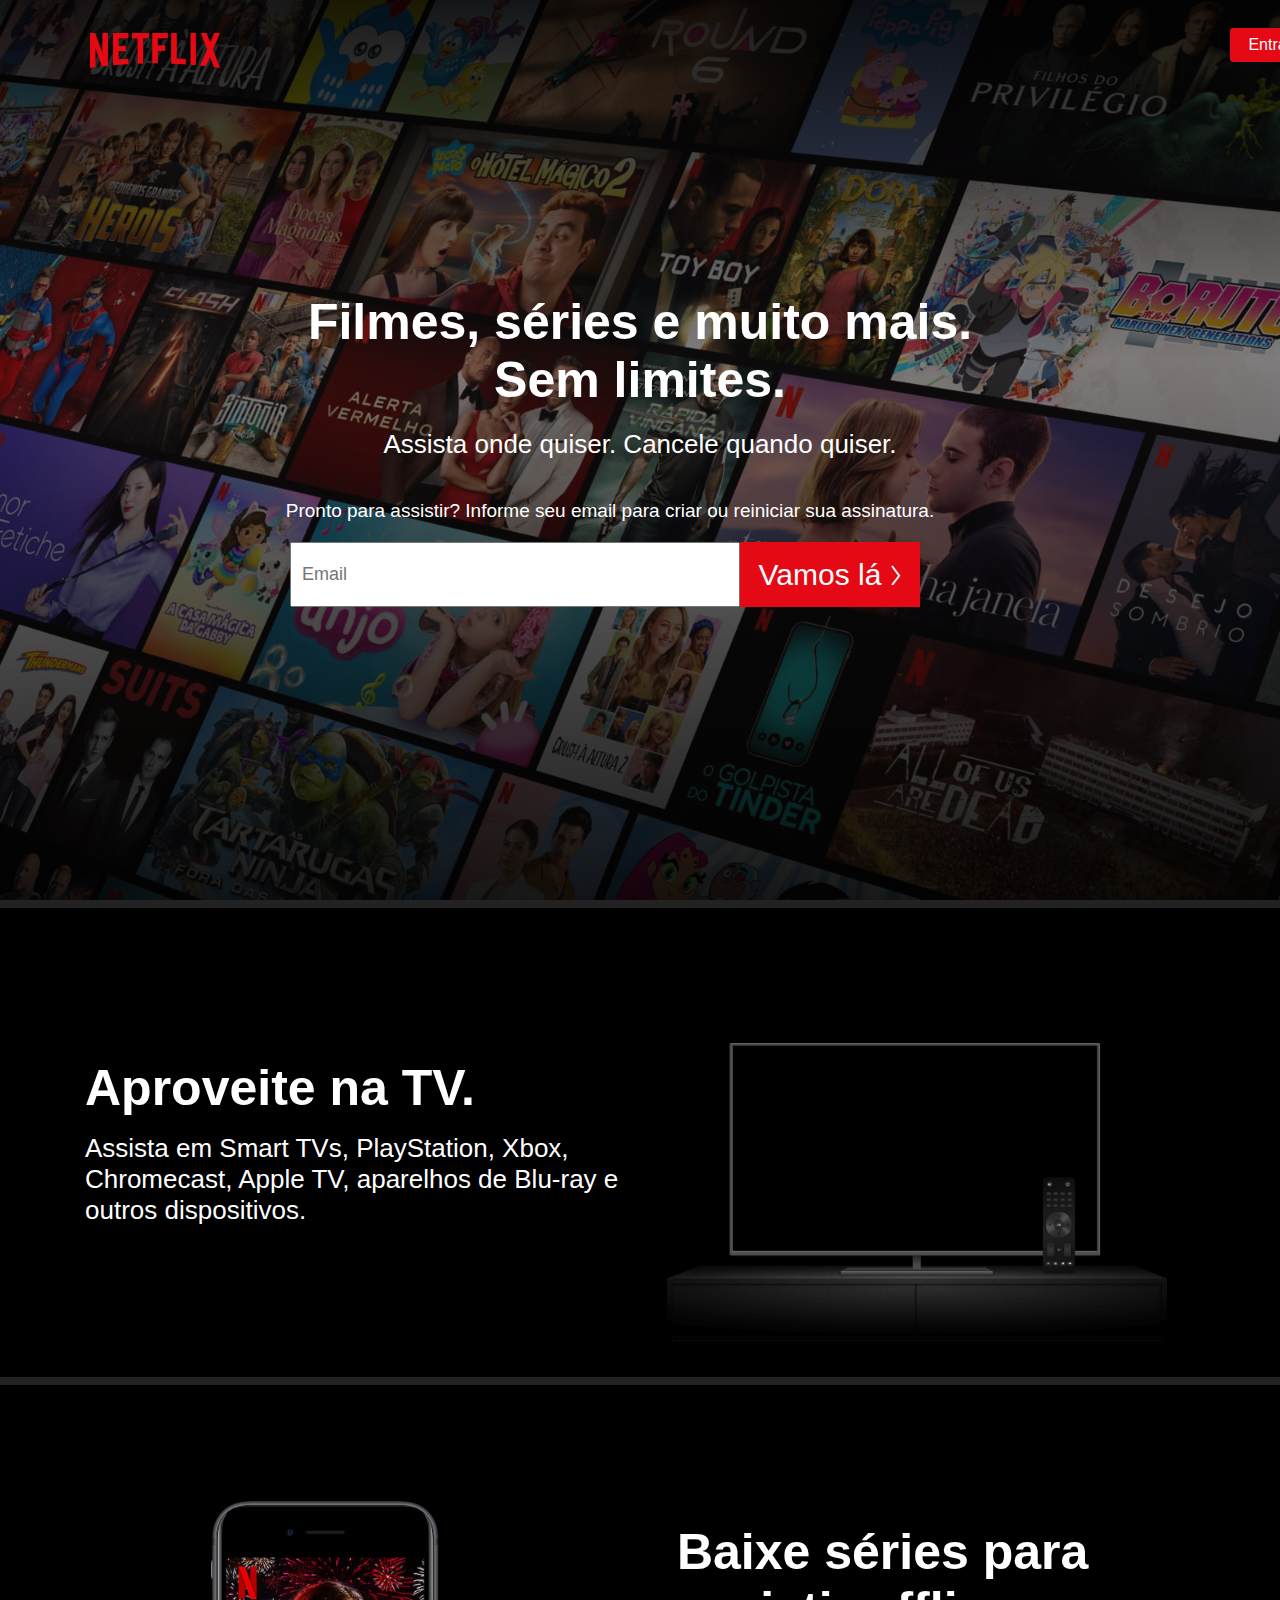
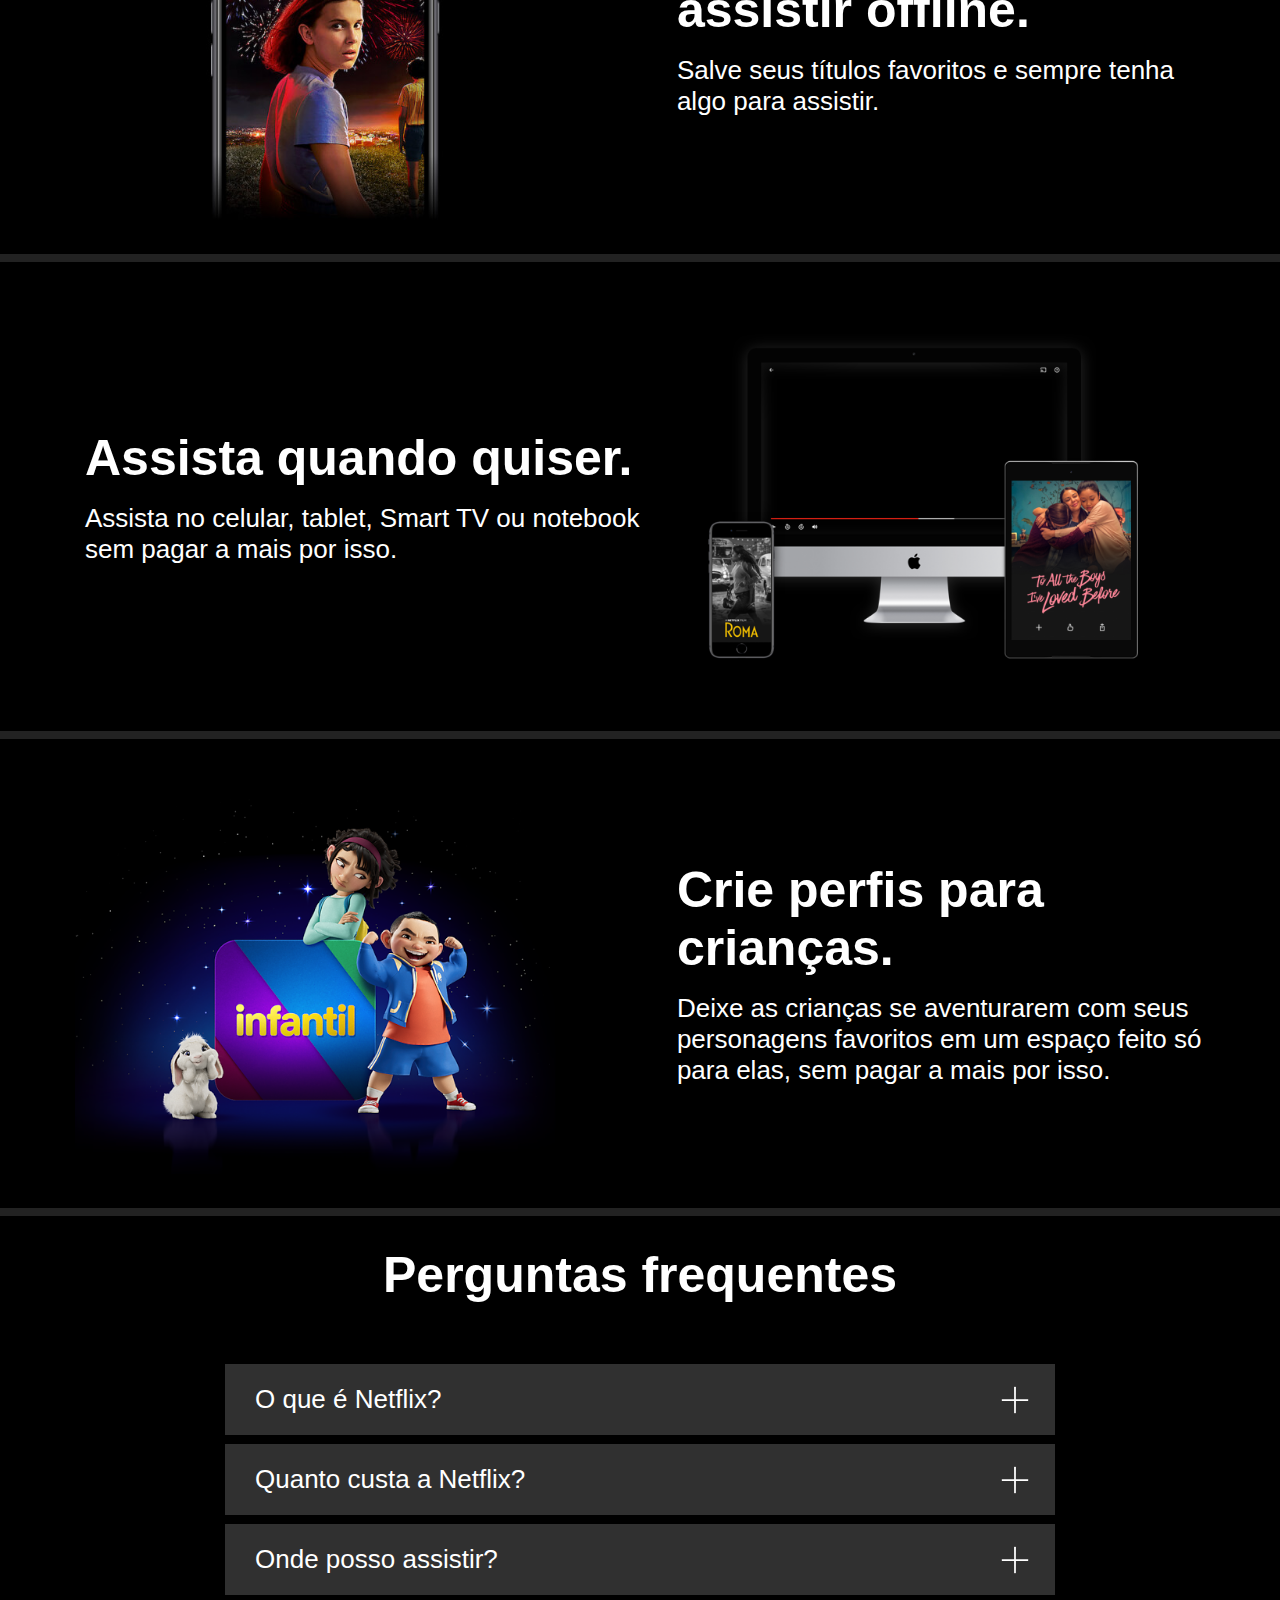
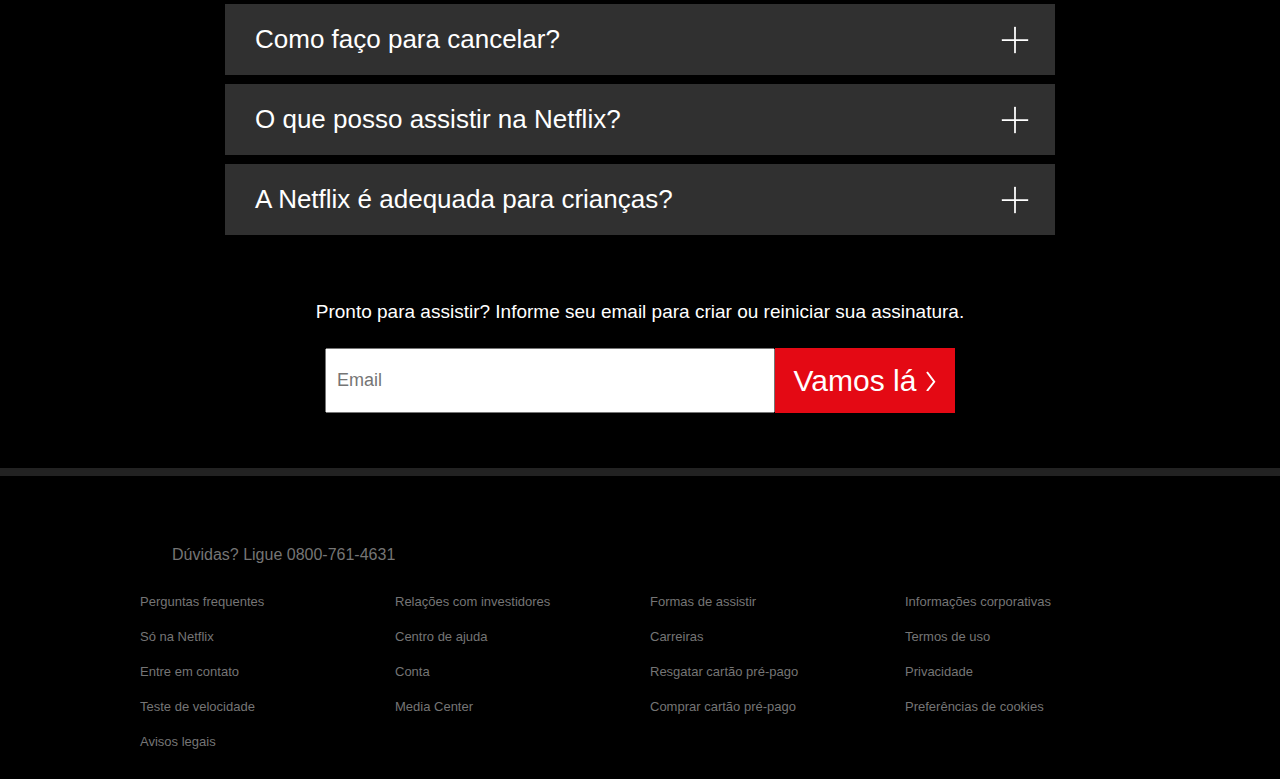
<file: index.html>
<!DOCTYPE html>
<html lang="pt-br">
<head>
    <meta charset="UTF-8">
    <meta http-equiv="X-UA-Compatible" content="IE=edge">
    <meta name="viewport" content="width=device-width, initial-scale=1.0">

    <!--CSS-->
    <link rel="stylesheet" href="css/style.css">

     
<!--Favicon-->
    <link rel="apple-touch-icon" sizes="180x180" href="asserts/favicon_io/apple-touch-icon.png">
    <link rel="icon" type="image/png" sizes="32x32" href="asserts/favicon_io/favicon-32x32.png">
    <link rel="icon" type="image/png" sizes="16x16" href="asserts/favicon_io/favicon-16x16.png">
    <link rel="manifest" href="asserts/favicon_io/site.webmanifest">
    
    <title>Netflix Brasil - assistir séries online, assistir filmes online</title>
</head>
<body>
    <header class="header">
        <figure>
            <img src="asserts/img/netflix.svg" alt="Logo" draggable="false">
        </figure>

        <div class="links-cta">
        <a href="login.html">Entrar</a>
        </div>
    </header>
    <main class="main">
        <div class="main-box">
            <h1>Filmes, séries e muito mais. Sem limites.</h1>
            <span>Assista onde quiser. Cancele quando quiser.</span>
            <p>Pronto para assistir? Informe seu email para criar ou reiniciar sua assinatura.</p>
            <form class="form-cta">
                <input type="text" placeholder="Email">
                <button><a href="cadastro.html">Vamos lá</a></button>
            </form>
        </div>
        <div class="gradient"></div>
    </main>

    <section class="section">
        <div class="conteiner">
            <div class="grid">
                <div class="grid-text">
                    <h1>Aproveite na TV.</h1>
                    <p>Assista em Smart TVs, PlayStation, Xbox, Chromecast, Apple TV, aparelhos de Blu-ray e outros dispositivos.</p>
                </div>
                <div class="img-tv">
                    <img src="asserts/img/tv.png" alt="tv">
                <video class="video-tv" autoplay playsinline muted loop>
                    <source src="https://assets.nflxext.com/ffe/siteui/acquisition/ourStory/fuji/desktop/video-tv-0819.m4v" type="video/mp4">
                </video>
                </div>
            </div>
        </div>
    </section>

    <section class="section">
        <div class="conteiner">
            <div class="grid">
                <div class="img-tv">
                    <img src="asserts/img/celular.jpg" alt="celular">
                </div>
                <div class="grid-text">
                    <h1>Baixe séries para assistir offline.</h1>
                    <p>Salve seus títulos favoritos e sempre tenha algo para assistir.</p>
                </div>
            </div>
        </div>
    </section>

    <section class="section computer">
        <div class="conteiner">
            <div class="grid">
                <div class="grid-text">
                    <h1>Assista quando quiser.</h1>
                    <p>Assista no celular, tablet, Smart TV ou notebook sem pagar a mais por isso.</p>
                </div>
                <div class="img-tv">
                    <img src="asserts/img/device-pile.png" alt="mobile">
                <video class="video-tv" autoplay playsinline muted loop>
                    <source src="https://assets.nflxext.com/ffe/siteui/acquisition/ourStory/fuji/desktop/video-devices.m4v" type="video/mp4">
                </video>
                </div>
            </div>
        </div>
    </section>

    <section class="section">
        <div class="conteiner">
            <div class="grid">
                <div class="img-tv">
                    <img src="asserts/img/infantil.png" alt="infantil">
                </div>
                <div class="grid-text">
                    <h1>Crie perfis para crianças.</h1>
                    <p>Deixe as crianças se aventurarem com seus personagens favoritos em um espaço feito só para elas, sem pagar a mais por isso.</p>
                </div>
            </div>
        </div>
    </section>

    <section class="section freq">
        <h1>Perguntas frequentes</h1>
        <dl class="freq-list"></dl>
            <dt class="freq-question">
                O que é Netflix?
            </dt>
            <dd class="freq-resolution">
                <div>
                    A Netflix é um serviço de transmissão online que oferece uma ampla variedade de séries, filmes e documentários premiados em milhares de aparelhos conectados à internet. <br><br>
                    Você pode assistir a quantos filmes e séries quiser, quando e onde quiser, sem comerciais – tudo por um preço mensal bem acessível. Aqui você sempre encontra novidades. A cada semana, adicionamos novas séries e filmes.
                </div>
            </dd>

            <dt class="freq-question">
                Quanto custa a Netflix?
            </dt>
            <dd class="freq-resolution">
                <div>
                    Assista à Netflix no seu celular, tablet, Smart TV, notebook ou aparelho de streaming por uma taxa mensal única. Os planos variam de R$25,90 a R$55,90 por mês. Sem contrato nem taxas extras.
                </div>
            </dd>

            <dt class="freq-question">
                Onde posso assistir?
            </dt>
            <dd class="freq-resolution">
                <div>
                    Assista onde quiser, quando quiser. Faça login com sua conta Netflix em netflix.com para começar a assistir no computador ou em qualquer aparelho conectado à Internet compatível com o aplicativo Netflix, como Smart TVs, smartphones, tablets, aparelhos de streaming e videogames. <br><br>
                    Você também pode baixar a sua série favorita com o aplicativo Netflix para iOS, Android ou Windows 10. Use downloads para levar a Netflix para onde quiser sem precisar de conexão com a Internet. Leve a Netflix com você para qualquer lugar.
                </div>
            </dd>

            <dt class="freq-question">
                Como faço para cancelar?
            </dt>
            <dd class="freq-resolution">
                <div>
                    A Netflix é flexível. Não há contratos nem compromissos. Você pode cancelar a sua conta na internet com apenas dois cliques. Não há taxa de cancelamento – você pode começar ou encerrar a sua assinatura a qualquer momento.
                </div>
            </dd>

            <dt class="freq-question">
                O que posso assistir na Netflix?
            </dt>
            <dd class="freq-resolution">
                <div>
                    A Netflix tem um grande catálogo de filmes, documentários, séries, originais Netflix premiados e muito mais. Assista o quanto quiser, quando quiser.
                </div>
            </dd>

            <dt class="freq-question">
                A Netflix é adequada para crianças?
            </dt>
            <dd class="freq-resolution">
                <div>
                    A experiência infantil da Netflix faz parte da sua assinatura para que as crianças se divirtam em seu próprio espaço com séries e filmes familiares sob a supervisão dos pais. <br><br>
                    O recurso de controle dos pais, incluso nos perfis para crianças e protegido por PIN, permite restringir a classificação etária do conteúdo que as crianças podem ver e bloquear títulos específicos que você não quer que elas assistam.
                </div>
            </dd>
        </dl>
        
        <div class="box-text">
            <p>Pronto para assistir? Informe seu email para criar ou reiniciar sua assinatura.</p>
            <form class="form-cta">
                <input type="email" placeholder="Email">
                <button><a href="cadastro.html">Vamos lá</a></button>
            </form>
        </div>
    </section>

    <section class="section">
        <footer class="footer">
            <p>Dúvidas? Ligue 0800-761-4631</p>
            <div class="list-footer">
                <ul>
                    <li>Perguntas frequentes</li>
                    <li>Relações com investidores</li>
                    <li>Formas de assistir</li>
                    <li>Informações corporativas</li>
                    <li>Só na Netflix</li>
                    <li>Centro de ajuda</li>
                    <li>Carreiras</li>
                    <li>Termos de uso</li>
                    <li>Entre em contato</li>
                    <li>Conta</li>
                    <li>Resgatar cartão pré-pago</li>
                    <li>Privacidade</li>
                    <li>Teste de velocidade</li>
                    <li>Media Center</li>
                    <li>Comprar cartão pré-pago</li>
                    <li>Preferências de cookies</li>
                    <li>Avisos legais</li>
                </ul>
            </div>
        </footer>

    </section>

    <script src="js/script.js"></script>
</body>
</html>
</file>
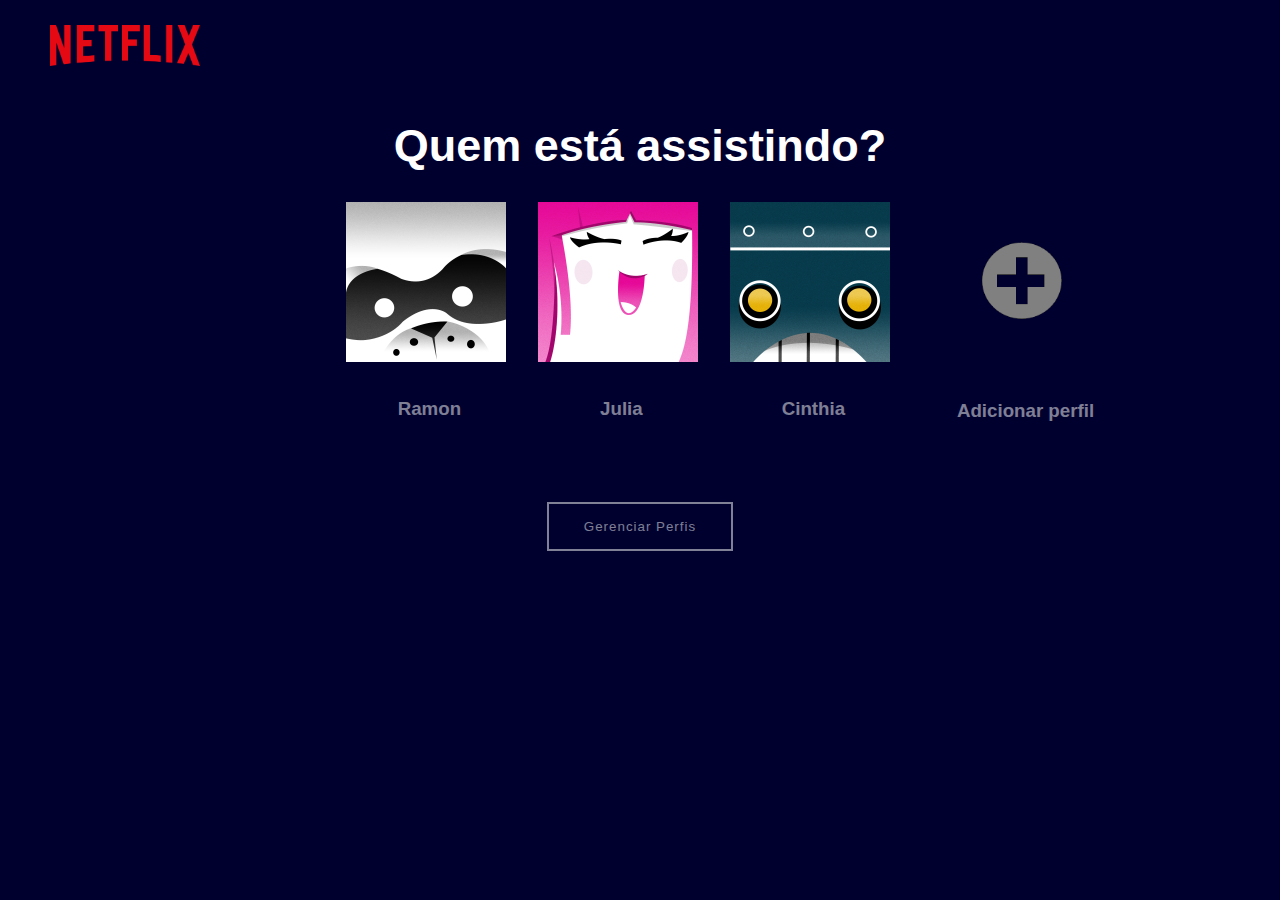
<file: acesso-usuario.html>
<!DOCTYPE html>
<html lang="pt-br">
<head>
	<meta charset="UTF-8">
	<meta name="viewport" content="width=device-width, initial-scale=1">

	<title>Netflix</title>

	<!-- CSS -->
	<link rel="stylesheet" href="css/acess.css" />

	<!--Favicon-->
    <link rel="apple-touch-icon" sizes="180x180" href="asserts/favicon_io/apple-touch-icon.png">
    <link rel="icon" type="image/png" sizes="32x32" href="asserts/favicon_io/favicon-32x32.png">
    <link rel="icon" type="image/png" sizes="16x16" href="asserts/favicon_io/favicon-16x16.png">
    <link rel="manifest" href="asserts/favicon_io/site.webmanifest"> 
</head>
<body>
	
	<!-- CABEÇALHO -->
	<header class="topo">
        <div class="logo">
            <a href="index.html">
                <img src="asserts/img/netflix.svg" alt="logo">
            </a>
        </div>
    </header>

	<!-- PÁGINA INICIAL -->
	<div class="pg-home">
		
		<section>

			<header>
				<h2>Quem está assistindo?</h2>
			</header>

			<!-- LISTA DE USUÁRIOS -->
			<ul>
				
				<!-- USUÁRIO 1 -->
				<li>
					<figure>
						<img src="asserts/img/avatar.png" alt="Ramon">
						<figcaption>Ramon</figcaption>
					</figure>

					<h3>Ramon</h3>
				</li>
				
				<!-- USUÁRIO 2 -->
				<li>
					<figure>
						<img src="asserts/img/avatar1.png" alt="Julia">
						<figcaption>Julia</figcaption>
					</figure>

					<h3>Julia</h3>
				</li>
				
				<!-- USUÁRIO 3 -->
				<li>
					<figure>
						<img src="asserts/img/avatar2.png" alt="Cinthia">				
						<figcaption>Cinthia</figcaption>
					</figure>

					<h3>Cinthia</h3>
				</li>

				<!-- ADICIONAR PERFIL-->
				<li class="addPerfil">
					<figure>
						<img src="asserts/img/plus-sign.png" alt="Adicionar perfil">
						<figcaption>Adicionar perfil</figcaption>
					</figure>

					<h3>Adicionar perfil</h3>
				</li>

			</ul>

			<footer>
				<button>Gerenciar Perfis</button>
			</footer>

		</section>

	</div>

</body>
</html>
</file>
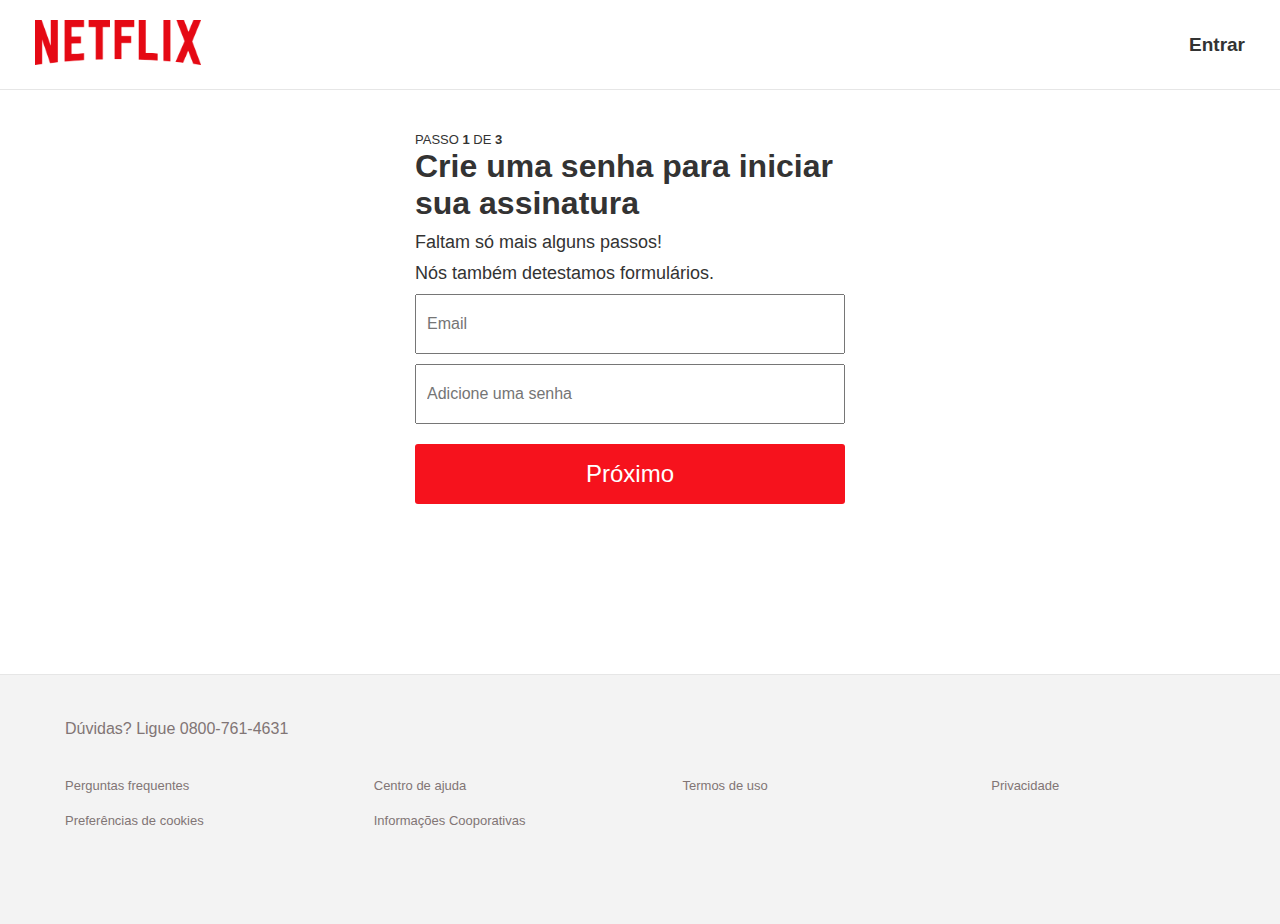
<file: cadastro-2.html>
<!DOCTYPE html>
<html lang="pt-br">
<head>
    <meta charset="UTF-8">
    <meta http-equiv="X-UA-Compatible" content="IE=edge">
    <meta name="viewport" content="width=device-width, initial-scale=1.0">

    <!--CSS-->
    <link rel="stylesheet" href="css/cadastro-2.css">

     
<!--Favicon-->
    <link rel="apple-touch-icon" sizes="180x180" href="asserts/favicon_io/apple-touch-icon.png">
    <link rel="icon" type="image/png" sizes="32x32" href="asserts/favicon_io/favicon-32x32.png">
    <link rel="icon" type="image/png" sizes="16x16" href="asserts/favicon_io/favicon-16x16.png">
    <link rel="manifest" href="asserts/favicon_io/site.webmanifest">

    <title>Netflix</title>
</head>
<body>
    <header class="header">
        <figure>
            <a href="index.html">
                <img src="asserts/img/netflix.svg" alt="Logo" draggable="false">
            </a>
        </figure>

        <div class="links-cta">
        <a href="acesso-usuario.html">Entrar</a>
        </div>
    </header>

    <main>
        <div class="box-cadastro">
            <span class="passo">passo <strong>1</strong> de <strong>3</strong></span>

            <div class="text-titulo">
                <h1>Crie uma senha para iniciar sua assinatura</h1>
            </div>
            
            <div class="text-spans">
                <span>Faltam só mais alguns passos!</span>
                <span>Nós também detestamos formulários.</span>
            </div>

            <form>
                <div class="box-input">
                    <input type="text" placeholder="Email" required>
                </div>

                <div class="box-input">
                    <input type="password" placeholder="Adicione uma senha" required>
                </div>

                <div>
                    <button class="submit"><a href="cadastro-3.html">Próximo</a></button>
                </div>
            </form>
        </div>
    </main>

    <footer class="footer">
        <p>Dúvidas? Ligue 0800-761-4631</p>
            <div class="list-footer">
                <ul>
                    <li>Perguntas frequentes</li>
                    <li>Centro de ajuda</li>
                    <li>Termos de uso</li>
                    <li>Privacidade</li>
                    <li>Preferências de cookies</li>
                    <li>Informações Cooporativas</li>
                </ul>
    </footer>
</body>
</html>
</file>
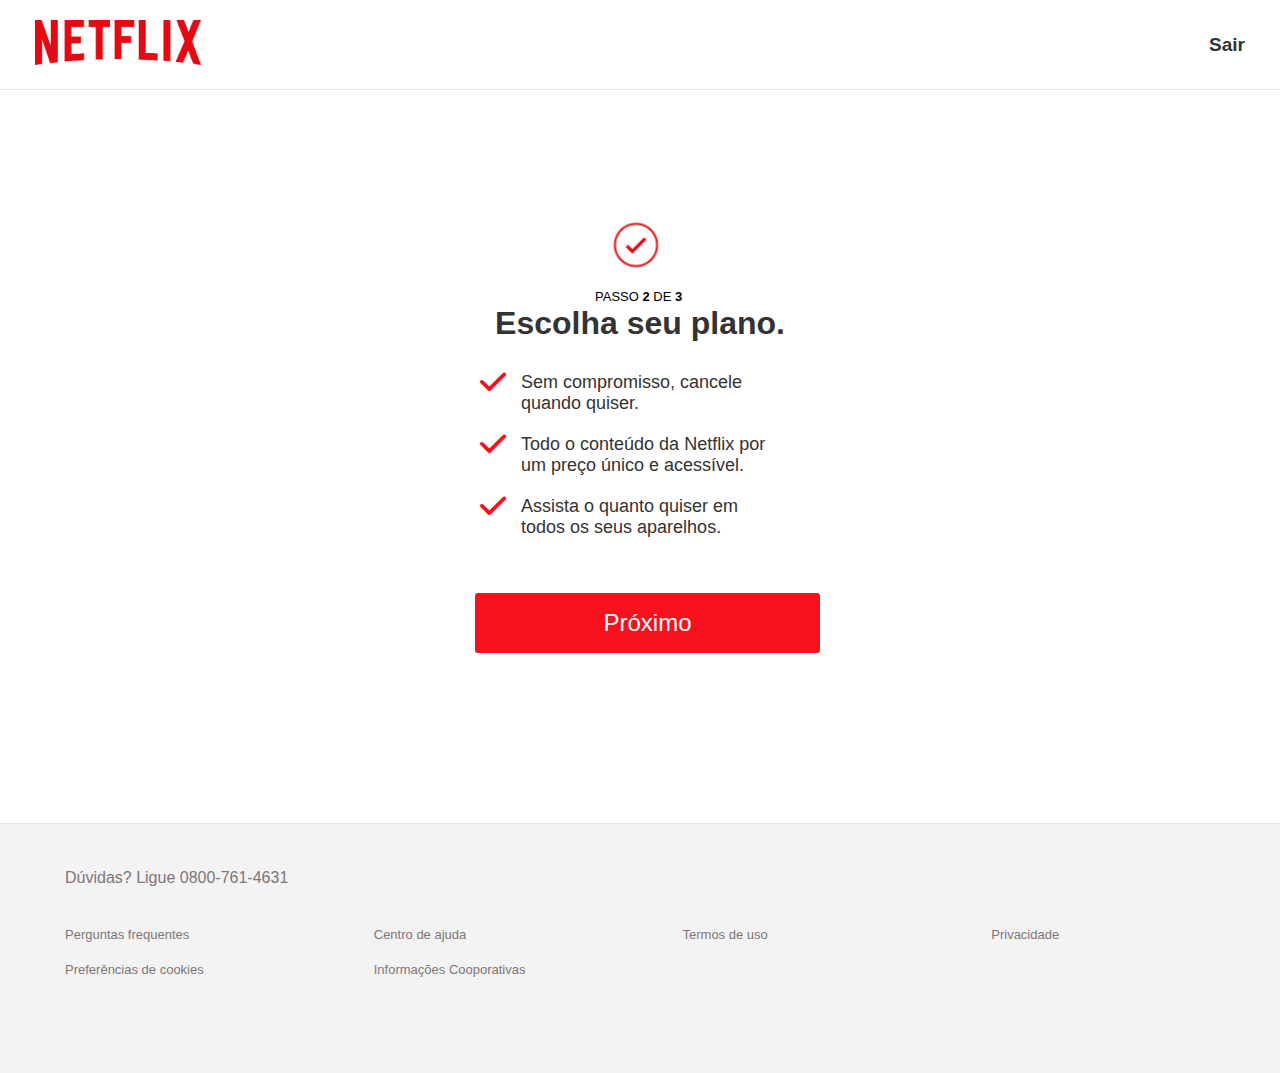
<file: cadastro-3.html>
<!DOCTYPE html>
<html lang="pt-br">
<head>
    <meta charset="UTF-8">
    <meta http-equiv="X-UA-Compatible" content="IE=edge">
    <meta name="viewport" content="width=device-width, initial-scale=1.0">

    <!--CSS-->
    <link rel="stylesheet" href="css/cadastro-3.css">

     
<!--Favicon-->
    <link rel="apple-touch-icon" sizes="180x180" href="asserts/favicon_io/apple-touch-icon.png">
    <link rel="icon" type="image/png" sizes="32x32" href="asserts/favicon_io/favicon-32x32.png">
    <link rel="icon" type="image/png" sizes="16x16" href="asserts/favicon_io/favicon-16x16.png">
    <link rel="manifest" href="asserts/favicon_io/site.webmanifest">

    <!--Font Awesome-->
    <link rel="stylesheet" href="https://cdnjs.cloudflare.com/ajax/libs/font-awesome/6.0.0/css/all.min.css" integrity="sha512-9usAa10IRO0HhonpyAIVpjrylPvoDwiPUiKdWk5t3PyolY1cOd4DSE0Ga+ri4AuTroPR5aQvXU9xC6qOPnzFeg==" crossorigin="anonymous" referrerpolicy="no-referrer" />

    <title>Netflix</title>
</head>
<body>
    <header class="header">
        <figure>
           <a href="index.html">
                <img src="asserts/img/netflix.svg" alt="Logo" draggable="false">
           </a>
        </figure>

        <div class="links-cta">
        <a href="logout.html">Sair</a>
        </div>
    </header>

    <main>
        <div class="box-cadastro">
        <figure>
            <img src="asserts/img/certo.png" alt="certo">
        </figure>

        <span class="passo">passo <strong>2</strong> de <strong>3</strong></span>

        <div class="text-titulo">
            <h1>Escolha seu plano.</h1>
        </div>

        <div class="text-escolhas">
            <div class="text-certo">
                <i class="fa fa-check" aria-hidden="true"></i>
                <p>Sem compromisso, cancele quando quiser.</p>
            </div>

            <div class="text-certo">
                <i class="fa fa-check" aria-hidden="true"></i>
                <p>Todo o conteúdo da Netflix por um preço único e acessível.</p>
            </div>

            <div class="text-certo">
                <i class="fa fa-check" aria-hidden="true"></i>
                <p>Assista o quanto quiser em todos os seus aparelhos.</p>
            </div>
        </div>

        <div>
            <button class="submit"><a href="acess.html">Próximo</a></button>
        </div>


        </div>
    </main>

    <footer class="footer">
        <p>Dúvidas? Ligue 0800-761-4631</p>
            <div class="list-footer">
                <ul>
                    <li>Perguntas frequentes</li>
                    <li>Centro de ajuda</li>
                    <li>Termos de uso</li>
                    <li>Privacidade</li>
                    <li>Preferências de cookies</li>
                    <li>Informações Cooporativas</li>
                </ul>
    </footer>
</body>
</html>
</file>
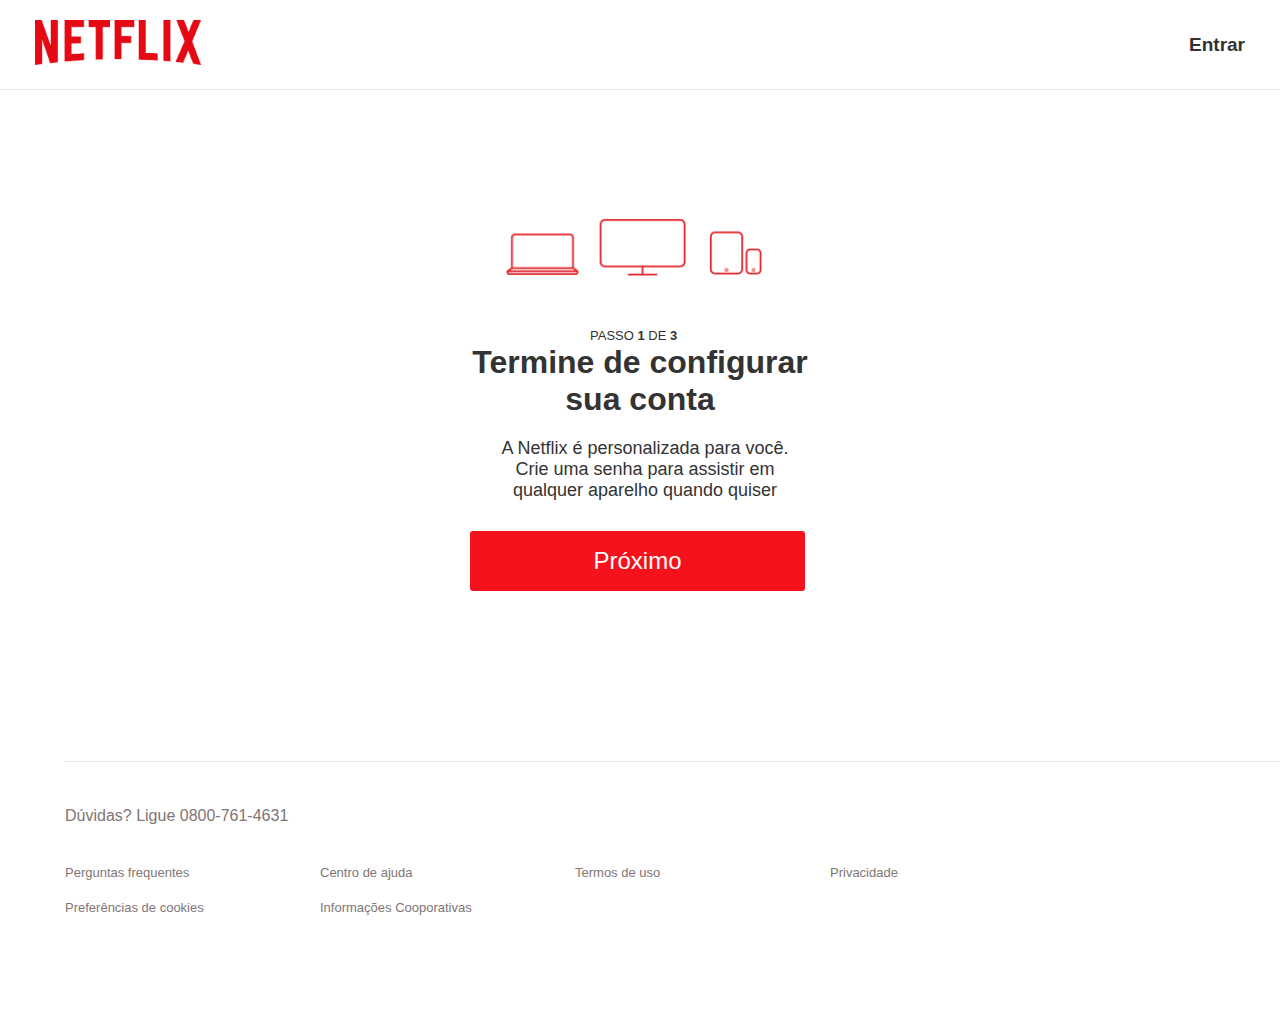
<file: cadastro.html>
<!DOCTYPE html>
<html lang="pt-br">
<head>
    <meta charset="UTF-8">
    <meta http-equiv="X-UA-Compatible" content="IE=edge">
    <meta name="viewport" content="width=device-width, initial-scale=1.0">

    <!--CSS-->
    <link rel="stylesheet" href="css/cadastro.css">

     
<!--Favicon-->
    <link rel="apple-touch-icon" sizes="180x180" href="asserts/favicon_io/apple-touch-icon.png">
    <link rel="icon" type="image/png" sizes="32x32" href="asserts/favicon_io/favicon-32x32.png">
    <link rel="icon" type="image/png" sizes="16x16" href="asserts/favicon_io/favicon-16x16.png">
    <link rel="manifest" href="asserts/favicon_io/site.webmanifest">

    <title>Netflix</title>
</head>
<body>
    <header class="header">
        <figure>
            <img src="asserts/img/netflix.svg" alt="Logo" draggable="false">
        </figure>

        <div class="links-cta">
        <a href="acesso-usuario.html">Entrar</a>
        </div>
    </header>

    <main>
        <div class="box-cadastro">
            <div class="image">
                <img src="asserts/img/digitais.png" alt="digitais">
            </div>
            <span>passo <strong>1</strong> de <strong>3</strong></span>
            <div class="text-titulo">
                <h1>Termine de configurar sua conta</h1>
            </div>
            <div class="text-paragrafo">
                <p>A Netflix é personalizada para você. Crie uma senha para assistir em qualquer aparelho quando quiser</p>
            </div>
            <div>
                <button class="submit"><a href="cadastro-2.html">Próximo</a></button>
            </div>
        </div>
    </main>

    <footer class="footer">
        <p>Dúvidas? Ligue 0800-761-4631</p>
            <div class="list-footer">
                <ul>
                    <li>Perguntas frequentes</li>
                    <li>Centro de ajuda</li>
                    <li>Termos de uso</li>
                    <li>Privacidade</li>
                    <li>Preferências de cookies</li>
                    <li>Informações Cooporativas</li>
                </ul>
    </footer>
</body>
</html>
</file>
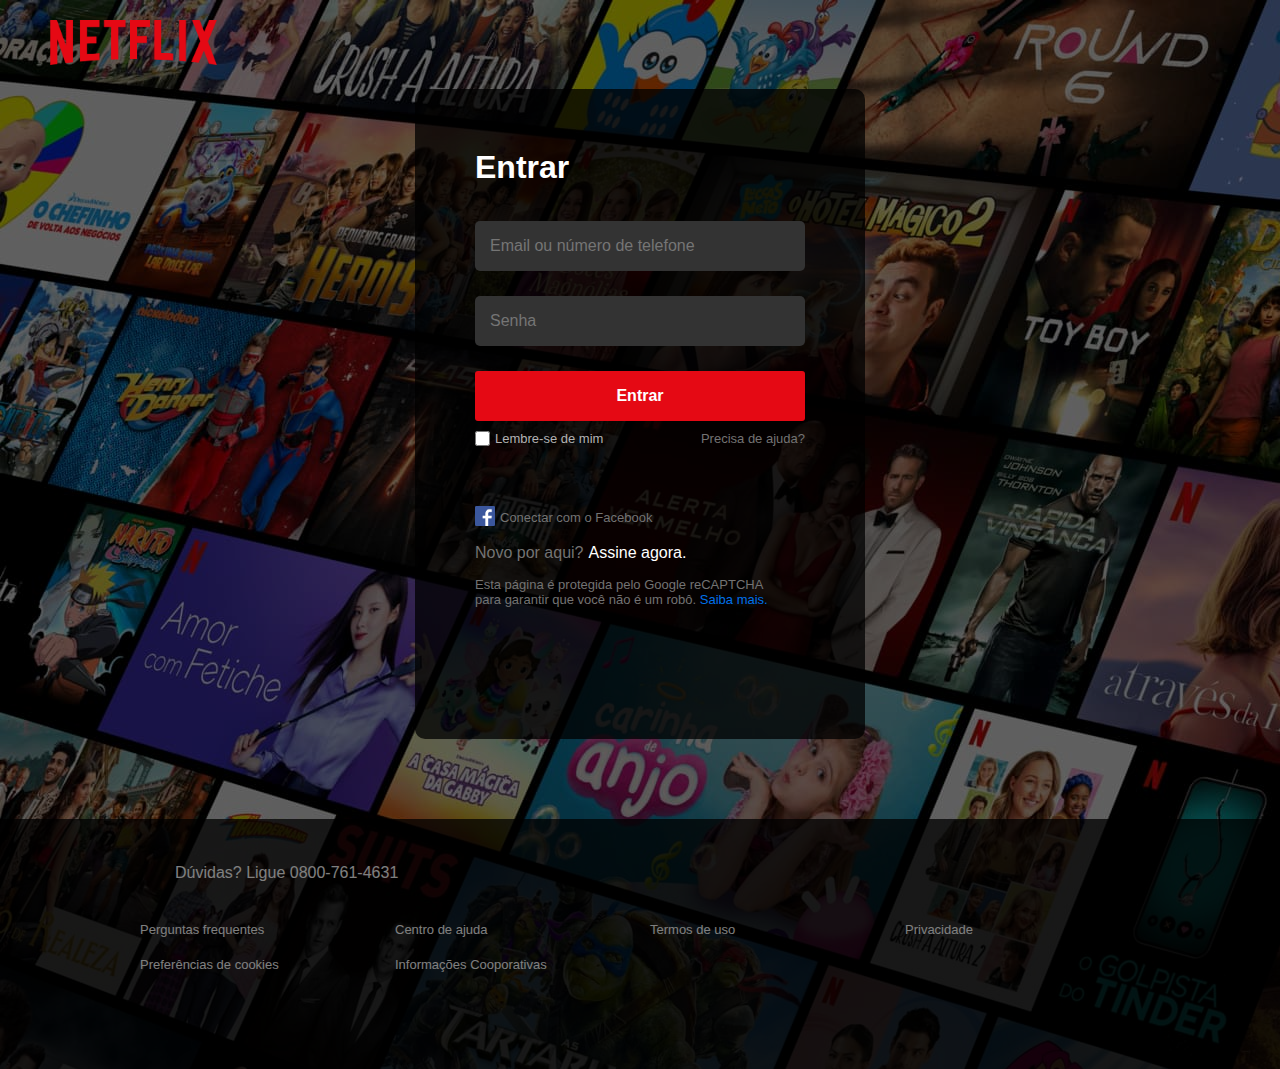
<file: login.html>
<!DOCTYPE html>
<html lang="pt-br">
<head>
    <meta charset="UTF-8">
    <meta http-equiv="X-UA-Compatible" content="IE=edge">
    <meta name="viewport" content="width=device-width, initial-scale=1.0">

    <!--CSS-->
    <link rel="stylesheet" href="css/login.css">

    <!--Favicon-->
    <link rel="apple-touch-icon" sizes="180x180" href="asserts/favicon_io/apple-touch-icon.png">
    <link rel="icon" type="image/png" sizes="32x32" href="asserts/favicon_io/favicon-32x32.png">
    <link rel="icon" type="image/png" sizes="16x16" href="asserts/favicon_io/favicon-16x16.png">
    <link rel="manifest" href="asserts/favicon_io/site.webmanifest">

    <title>Netflix</title>
</head>
<body>
    <header class="header">
        <div class="logo">
            <a href="index.html">
                <img src="asserts/img/netflix.svg" alt="logo">
            </a>
        </div>
    </header>

    <main class="main">
        <div class="box-login">
            <h2>Entrar</h2>

            <form>
                <div class="input-box">
                    <input type="email" placeholder="Email ou número de telefone" required>
                </div>

                <div class="input-box">
                    <input type="password" placeholder="Senha" required>
                </div>

                <div>
                    <button class="submit"><a href="acesso-usuario.html">Entrar</a></button>
                </div>
            </form>

            <div class="support">
                <div class="remember-password">
                    <span><input type="checkbox"></span>
                    <span>Lembre-se de mim</span>
                </div>

                <div class="help">
                    <a href="#">Precisa de ajuda?</a>
                </div>
            </div>

            <div class="login-footer">
                <div class="login-face">
                    <span><img src="asserts/img/logo-face.png" alt="facebook"></span>
                    <span><a href="https://pt-br.facebook.com/" target="_blank">Conectar com o Facebook</a></span>
                </div>

                <div class="sign-up">
                    <p>Novo por aqui?<a href="#">Assine agora.</a></p>
                </div>

                <div class="terms">
                    <p>Esta página é protegida pelo Google reCAPTCHA <br> para garantir que você não é um robô. <a href="#">Saiba mais.</a></p>
                </div>
            </div>
        </div>
    </main>

    <footer class="footer">
        <p>Dúvidas? Ligue 0800-761-4631</p>
            <div class="list-footer">
                <ul>
                    <li>Perguntas frequentes</li>
                    <li>Centro de ajuda</li>
                    <li>Termos de uso</li>
                    <li>Privacidade</li>
                    <li>Preferências de cookies</li>
                    <li>Informações Cooporativas</li>
                </ul>
    </footer>
</body>
</html>
</file>
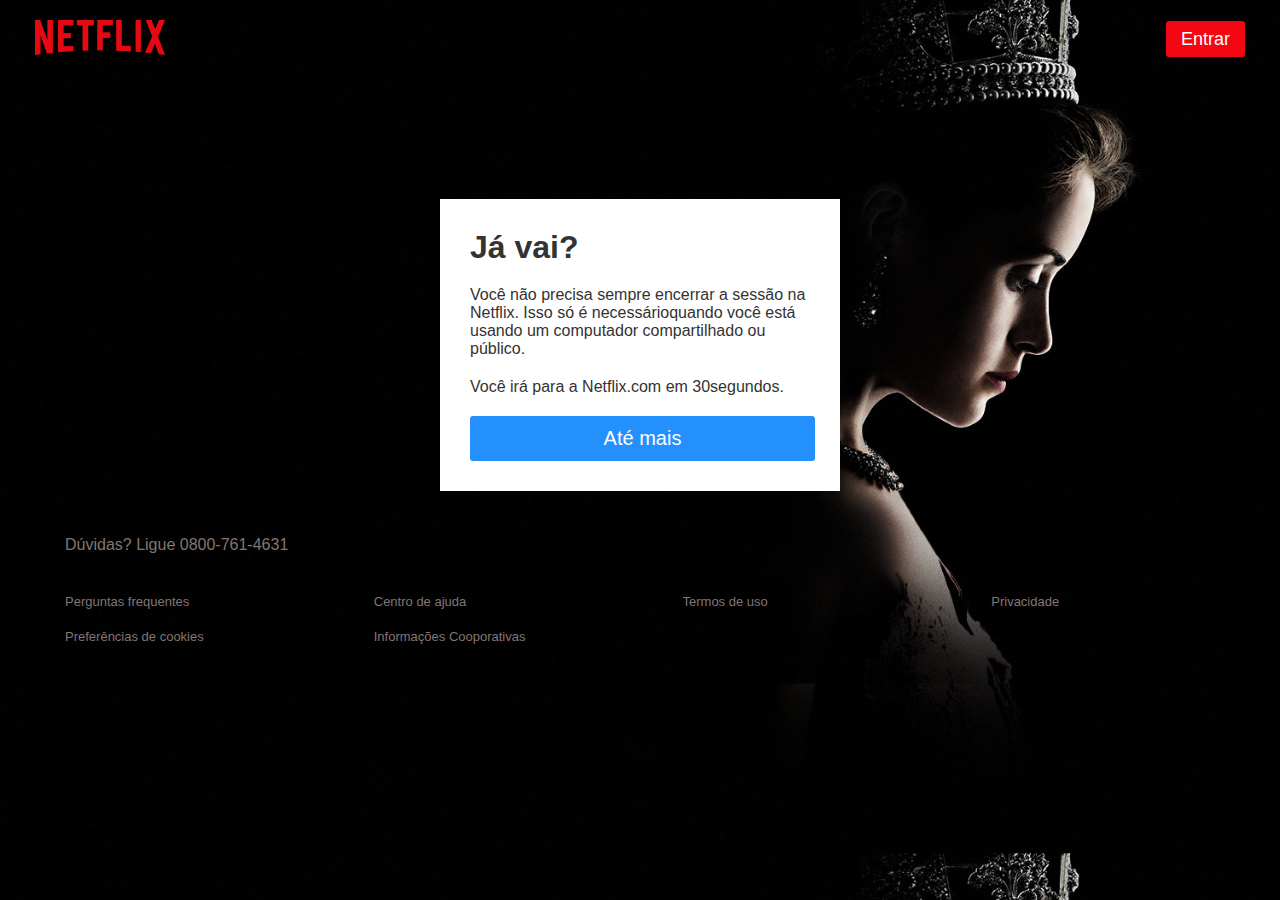
<file: logout.html>
<!DOCTYPE html>
<html lang="pt-br">
<head>
    <meta charset="UTF-8">
    <meta http-equiv="X-UA-Compatible" content="IE=edge">
    <meta name="viewport" content="width=device-width, initial-scale=1.0">

     <!--CSS-->
     <link rel="stylesheet" href="css/logout.css">

     
     <!--Favicon-->
         <link rel="apple-touch-icon" sizes="180x180" href="asserts/favicon_io/apple-touch-icon.png">
         <link rel="icon" type="image/png" sizes="32x32" href="asserts/favicon_io/favicon-32x32.png">
         <link rel="icon" type="image/png" sizes="16x16" href="asserts/favicon_io/favicon-16x16.png">
         <link rel="manifest" href="asserts/favicon_io/site.webmanifest">
    <title>Netflix</title>
</head>
<body>
    <header class="header">
        <figure>
            <a href="index.html">
                <img src="asserts/img/netflix.svg" alt="Logo" draggable="false">
            </a>
        </figure>

        <div class="links-cta">
        <a href="#">Entrar</a>
        </div>
    </header>

    <main>
        <div class="box-main">
            <div class="box-text">
                <h1>Já vai?</h1>
            </div>

            <div class="box-paragrafo">
                <p>Você não precisa sempre encerrar a sessão na Netflix. Isso só é necessárioquando você está usando um computador compartilhado ou público.</p>
                <p>Você irá para a Netflix.com em 30segundos.</p>
            </div>

            <div class="box-cta">
                <button>Até mais</button>
            </div>

        </div>
    </main>

    <footer class="footer">
        <p>Dúvidas? Ligue 0800-761-4631</p>
            <div class="list-footer">
                <ul>
                    <li>Perguntas frequentes</li>
                    <li>Centro de ajuda</li>
                    <li>Termos de uso</li>
                    <li>Privacidade</li>
                    <li>Preferências de cookies</li>
                    <li>Informações Cooporativas</li>
                </ul>
    </footer>
</body>
</html>
</file>
<file: css/style.css>
*{
    padding: 0;
    margin: 0;
    box-sizing: border-box;
    font-family: sans-serif;
    text-decoration: none;
}

:root{
    --white: #fff;
    --red: #E40914;
    --black: #000;
    --grey1: #303030;
    --grey2: #757575;
}

.conteiner{
    max-width: 1130px;
    margin: 0 auto;
}



/*==============================
  Header
==============================*/

.header{
    position: absolute;
    z-index: 100;
    width: 100%;
    display: flex;
    justify-content: space-between;
    max-width: 1240px;
    top: 28px;
    left: 70px;
}

.header a{
    display: inline-block;
    background: var(--red);
    color: var(--white);
    padding: 8px 18px;
    border-radius: 3px;
}

.header img{
    position: absolute;
    z-index: 100;
    width: 130px;
    max-width: 1240px;
    top: 5px;
    left: 20px;
}

/*==============================
  Main
==============================*/

.main{
    height: 100vh;
    background: url("../asserts/img/bg.jpg") center;
    background-size: cover;
    display: flex;
    justify-content: center;
    align-items: center;
    color: var(--white);
    position: relative;
    text-align: center;
}

.main-box{
    z-index: 10;
}

.main h1{
    font-size: 50px;
    max-width: 700px;
    margin-bottom: 20px;
}

.main span{
    font-size: 26px;
}

.main p{
    font-size: 19px;
    margin: 40px 0 20px -60px;
}

.form-cta{
    display: grid;
    grid-template-columns: 450px 180px;
}

.form-cta input{
    padding: 20px 10px;
    font-size: 18px;
    font-family: sans-serif;
    outline: none;
}

.form-cta button{
    background-color: var(--red);
    outline: none;
    border: none;
}

.form-cta button a{
    color: var(--white);
    font-size: 30px;
}

.form-cta button:after{
    content: '';
    display: inline-block;
    width: 10px;
    height: 20px;
    background: url("../asserts/img/seta.svg");
    margin-left: 10px;
}

.form-cta button:hover{
    background: #f40612;
    cursor: pointer;
}

.gradient{
    background: rgba(29, 24, 24, 0.4);
    background-image: linear-gradient(to top,rgba(0,0,0,.8) 0,rgba(0,0,0,0) 60%,rgba(0,0,0,.8) 100%);
    position: absolute;
    top: 0;
    left: 0;
    right: 0;
    bottom: 0;
}

/*========================
  Section
========================*/

.section{
    background: var(--black);
    border-top: 8px solid #222;
    padding: 30px;
}

.section h1{
    font-size: 50px;
    margin-bottom: 16px;
}

.section p{
    font-size: 26px;
}

.grid{
    display: grid;
    grid-template-columns: 1.1fr 1fr;
    align-items: center;
}

.grid-text{
    color: var(--white);
    margin-left: 10px;
}

.img-tv{
    position: relative;
}

.img-tv img{
    position: relative;
    z-index: 10;
    width: 500px;
    margin-top: 30px;
}

.video-tv{
    position: absolute;
    width: 400px;
    top: 80px;
    left: 70px;
}

.computer .video-tv{
    width: 320px;
    top: 60px;
    left: 90px;
}

.freq h1{
    text-align: center;
    margin-bottom: 60px;
    color: var(--white);
}

.freq-list{
    margin: 50px auto;
    max-width: 815px;
    font-size: 26px;
}

.freq-question, .freq-resolution{
    background: var(--grey1);
    max-width: 830px;
    margin: 0 auto;
    color: var(--white);
    font-size: 26px;
}

.freq-question{
    padding: 20px 30px;
    display: flex;
    justify-content: space-between;
    align-items: center;
    cursor: pointer;
    margin-top: 8px;
    margin-bottom: 1px;
}

.freq-question::after{
    content: " ";
    display: block;
    width: 20px;
    height: 20px;
    background: url("../asserts/img/fechar.svg") no-repeat center center;
    transform: rotate(45deg);
}

.freq-question.active::after{
    transform: rotate(0deg);

}

.freq-resolution{
    max-height: 0;
    overflow: hidden;
    transition: max-heigth 0.25s cubic-bezier(0.5, 0, 0.1, 1);
}

.freq-resolution > div{
    padding: 30px;
}

.freq-resolution.active{
    max-height: 1200px ;
}

.box-text{
    display: flex;
    flex-direction: column;
    justify-content: center;
    align-items: center;
    margin-bottom: 25px;
}

.box-text p{
    color: var(--white);
    font-size: 19px;
    margin-top: 65px;
    margin-bottom: 25px;
}


/*====================
  Footer
====================*/

.footer{
    background: var(--black);
    color: var(--grey2);
}

.footer p{
    font-size: 16px;
    margin: 40px 0 30px 142px;
}

.footer ul{
    display: grid;
    grid-template-columns: 1fr 1fr 1fr 1fr;
    gap: 20px;
    margin: 0 auto;
    max-width: 1000px;
}

.footer li{
    color: var(--white);
    list-style: none;
    font-size: 13px;
    color: var(--grey2);
}
</file>
<file: css/acess.css>
*{
	margin: 0;
	padding: 0;
	box-sizing: border-box;
    font-family: sans-serif;
	list-style: none;
}

figcaption{
	display: none;
}

:root{
  --background-padrão: #00002E;
  --color-padrão: #fff;
}

body{
	background: var(--background-padrão);
	color: var(--color-padrão);
}

section{
    margin-top: 50px;
}

/*======================
  Cabeçalho
======================*/

	header.topo{
		display: flex;
		justify-content: center;
	}

	header.topo img{
		width: 150px;
        margin-left: 50px;
        margin-top: 25px;
	}
	

/*======================
  PÁGINA INICIAL
======================*/

	h2{
		display: flex;
		justify-content: center;
        align-items: center;
		margin-bottom: 30px;
		font-size: 45px;
	}

	div.pg-home{
		display: flex;
		justify-content: center;
	}

	div.pg-home ul{
		display: flex;
		flex-wrap: wrap;
		justify-content: space-around;
	}

	.pg-home img{
		width: 160px;
		margin-right: 2em;
		margin-bottom: 2em;
	}

	li:hover img{
		border: 2px solid #fff;
	}

	li:hover h3{
		color: #fff;
	}

	.addPerfil img:hover{
		border: none;
		cursor: pointer;
	}

	.addPerfil:last-child img{
        width: 80px;
        margin-left: 60px;
		margin-top: 40px;
    }

    .addPerfil:last-child h3 {
        margin-top: 45px;
        margin-left: 35px;
    }

	h3{
		text-align: center;
		margin-left: -25px;
		color: rgba(255, 255, 255, 0.5);
	}

/*======================
  RODAPÉ
======================*/

	footer{
		display: flex;
		justify-content: center;
		margin-top: 80px;
	}

	footer button{
		background-color: transparent;
		padding: 15px 35px;
        letter-spacing: 1px;
		color: rgba(255, 255, 255, 0.5);
		border: 2px solid rgba(255, 255, 255, 0.5);
	}

	footer button:hover{
		color: #fff;
		border-color: #fff;
		transform: scale(1.1);
	}


/*=======================
  Media Quieres
=======================*/

	@media screen and (min-width: 750px){
		header.topo{
			justify-content: flex-start;
		}

		div.pg-home ul{
			flex-wrap: nowrap;
			margin-left: 10em;
		}

		div.pg-home li{
			width: 50%;
		}

		.addPerfil img{
			margin-left: 1em;
		}
	}
</file>
<file: css/cadastro-2.css>
*{
    margin: 0;
    padding: 0;
    font-family: sans-serif;
    box-sizing: border-box;
    text-decoration: none;
}

:root{
    --color: #333333;
    --color2: #fff;
    --color3: #817575;
    --fundo: #F6121D;
    --border: #E6E6E6;
    --border2: #F3F3F3;
}

/*===============================
  Header
===============================*/

.header{
    display: flex;
    justify-content: space-between;
    align-items: center;
    padding: 20px 35px;
    border-bottom: 1px solid var(--border);
    margin-bottom: 40px;
}

.links-cta a{
    color: var(--color);
    font-size: 19px;
    font-weight: bold;
}

.links-cta a:hover{
    border-bottom: 1px solid var(--color);
}

/*==================================
  Página Principal
==================================*/

.box-cadastro{
    max-width: 450px;
    margin: auto;
}

.box-cadastro .passo{
    text-transform: uppercase;
    font-size: 13px;
    color: var(--color);
}

.text-titulo{
    color: var(--color);
}

.text-spans span{
    font-size: 18px;
    color: var(--color);
    display: block;
    margin: 10px 0;
}

.box-input{
    margin-bottom: 10px;
}

.box-input input{
    width: 430px;
    height: 60px;
    padding-left: 10px;
    font-size: 16px;
}

.submit{
    width: 430px;
    height: 60px;
    outline: 0;
    border: 0;
    border-radius: 3px;
    background-color: var(--fundo);
    margin-top: 10px;
}

.submit a{
    color: var(--color2);
    font-size: 24px;
}



/*====================
  Footer
====================*/

.footer{
    width: 100%;
    height: 250px;
    padding-top: 5px;
    z-index: 100;
    margin-top: 170px;
    border-top: 1px solid var(--border);
    background-color: var(--border2);
}

.footer p{
    color: var(--color3);
    font-size: 16px;
    margin: 40px 0 40px 65px;
}

.list-footer ul{
    display: grid;
    grid-template-columns: 1fr 1fr 1fr 1fr;
    gap: 20px;
    margin-left: 65px;
}

.list-footer li{
    color: var(--color3);
    list-style: none;
    font-size: 13px;
}
</file>
<file: css/cadastro-3.css>
*{
    margin: 0;
    padding: 0;
    font-family: sans-serif;
    box-sizing: border-box;
    text-decoration: none;
}

:root{
    --color: #333333;
    --color2: #fff;
    --color3: #817575;
    --fundo: #F6121D;
    --border: #E6E6E6;
    --border2: #F3F3F3;
}

/*===============================
  Header
===============================*/

.header{
    display: flex;
    justify-content: space-between;
    align-items: center;
    padding: 20px 35px;
    border-bottom: 1px solid var(--border);
    margin-bottom: 120px;
}

.links-cta a{
    color: var(--color);
    font-size: 19px;
    font-weight: bold;
}

.links-cta a:hover{
    border-bottom: 1px solid var(--color);
}

/*==================================
  Página Principal
==================================*/

.box-cadastro{
    max-width: 450px;
    margin: auto;
}

.box-cadastro figure img{
    margin-left: 170px;
}

.box-cadastro .passo{
    margin-left: 180px;
    text-transform: uppercase;
    font-size: 13px;
}

.text-titulo{
    color: var(--color);
    text-align: center;
    margin-bottom: 25px;
}

.text-escolhas{
    max-width: 300px;
    margin-left: 65px;
}

.text-certo{
    display: flex;
}

.text-certo i{
    color: var(--fundo);
    font-size: 30px;
    margin-right: 15px;
}

.text-escolhas p{
    color: var(--color);
    font-size: 18px;
    margin-bottom: 15px;
    margin-top: 5px;
}

.submit{
    width: 345px;
    height: 60px;
    outline: 0;
    border: 0;
    border-radius: 3px;
    background-color: var(--fundo);
    margin-top: 40px;
    margin-left: 60px;
}

.submit a{
    color: var(--color2);
    font-size: 24px;
}



/*====================
  Footer
====================*/

.footer{
    width: 100%;
    height: 250px;
    padding-top: 5px;
    z-index: 100;
    margin-top: 170px;
    border-top: 1px solid var(--border);
    background-color: var(--border2);
}

.footer p{
    color: var(--color3);
    font-size: 16px;
    margin: 40px 0 40px 65px;
}

.list-footer ul{
    display: grid;
    grid-template-columns: 1fr 1fr 1fr 1fr;
    gap: 20px;
    margin-left: 65px;
}

.list-footer li{
    color: var(--color3);
    list-style: none;
    font-size: 13px;
}
</file>
<file: css/cadastro.css>
*{
    padding: 0;
    margin: 0;
    font-family: sans-serif;
    box-sizing: border-box;
    text-decoration: none;
}

:root{
    --border: #E6E6E6;
    --color: #333333;
    --botao: #F6121D;
    --color2: #fff;
    --color3: #817575;
}

/*===========================
  Header
===========================*/

.header{
    display: flex;
    justify-content: space-between;
    align-items: center;
    padding: 20px 35px;
    border-bottom: 1px solid var(--border);
    margin-bottom: 100px;
}

.links-cta a{
    color: var(--color);
    font-size: 19px;
    font-weight: bold;
}

.links-cta a:hover{
    border-bottom: 1px solid var(--color);
}

/*===========================
  Página Inicial
===========================*/

.box-cadastro{
    max-width: 350px;
    margin: auto;
}

.image img{
    margin-bottom: 15px;
    margin-left: 20px;
}

.box-cadastro span{
    text-transform: uppercase;
    font-size: 13px;
    color: var(--color);
    margin-left: 125px;
}

.text-titulo{
    text-align: center;
    color: var(--color);
    margin-bottom: 20px;
}

.text-paragrafo{
    font-size: 18px;
    color: var(--color);
    max-width: 300px;
    text-align: center;
    margin-left: 30px;
}

.submit{
    outline: 0;
    border: 0;
    border-radius: 3px;
    width: 335px;
    height: 60px;
    margin-top: 30px;
    margin-left: 5px;
    background-color: var(--botao);
}

.submit a{
    color: var(--color2);
    font-size: 24px;
}

/*====================
  Footer
====================*/

.footer{
    width: 100%;
    height: 250px;
    padding-top: 5px;
    z-index: 100;
    margin-top: 170px;
    margin-left: 65px;
    border-top: 1px solid var(--border);
}

.footer p{
    color: var(--color3);
    font-size: 16px;
    margin-bottom: 40px;
    margin-top: 40px;
}

.list-footer ul{
    display: grid;
    grid-template-columns: 1fr 1fr 1fr 1fr;
    gap: 20px;
    max-width: 1000px;
}

.list-footer li{
    color: var(--color3);
    list-style: none;
    font-size: 13px;
}
</file>
<file: css/login.css>
*{
    padding: 0;
    margin: 0;
    box-sizing: border-box;
    font-family: Arial, Helvetica, sans-serif;
}

body {
    height: 100%;
    width: 100%;
    position: relative;
    background-image: url("../asserts/img/bg.jpg");
    background-image: cover;
    background-repeat: no-repeat;
}

body::before {
    content: '';
    background-color: rgb(0, 0, 0, .5);
    width: 100%;
    height: 100%;
    position: absolute;
    top: 0;
    bottom: 0;
    left: 0;
    right: 0;
}

/*======================
  Main
======================*/

.logo img {
    height: 45px;
    width: 167px;
}

.header {
    padding: 20px 50px;
    position: relative;
    z-index: 10;
}

.main {
    padding: 60px;
    z-index: 90;
    position: relative;
    max-width: 450px;
    height: 650px;
    margin-left: 50%;
    background-color: rgb(0, 0, 0, 0.75);
    border-radius: 10px;
    box-sizing: border-box;
    transform: translateX(-50%);
    margin-bottom: 80px;
}

.main h2 {
    font-size: 32px;
    color: #fff;
    margin-bottom: 35px;
}

.main input {
    height: 50px;
    width: 100%;
    color: #fff;
    background-color: #333;
    border: none;
    border-radius: 5px;
    padding-left: 15px;
    box-sizing: border-box;
    outline: none;
    font-size: 16px;
}

.main input:hover {
    background-color: #444;
}

.input-box {
    margin-bottom: 25px;
}

.main button {
    height: 50px;
    width: 100%;
    background-color: #e50914;
    border-radius: 3px;
    border: none;
    margin-bottom: 10px;
}

.main button a{
    color: #fff;
    font-size: 16px;
    font-weight: bold;
    text-decoration: none;
}

.main button:hover {
    background-color: #fc1722;
    cursor: pointer;
}

.support {
    display: flex;
    color: #b3b3b3;
    justify-content: space-between;
    font-size: 13px;
    margin-bottom: 50px;
}

.support input {
    width: 15px;
    height: 15px;
}

.remember-password {
    display: flex;
    align-items: center;
}

.remember-password span {
    margin-right: 5px;
    height: 25px;
}

.help a {
    text-decoration: none;
    color: #737373;
}

.help a:hover {
    text-decoration: underline;
}

.login-face {
    display: flex;
    align-items: center;
    width: 100%;
    color: #737373;
}

.login-face span {
    margin-right: 5px;
    font-size: 13px;
}

.login-face img{
    width: 20px;
}

.login-face span a {
    text-decoration: none;
    color: #737373;
}

.sign-up {
    color: #737373;
    font-size: 16px;
    margin: 15px 0;
}

.sign-up a {
    color: #fff;
    font-size: 16px;
    text-decoration: none;
    margin-left: 5px;
}

.sign-up a:hover {
    text-decoration: underline;
}

.terms {
    color: #737373;
    font-size: 13px;
}

.terms a {
    text-decoration: none;
    color: #0071eb;
}

.terms a:hover {
    text-decoration: underline;
}

/*====================
  Footer
====================*/

.footer{
    width: 100%;
    height: 250px;
    background-color: rgb(0, 0, 0, 0.75);
    padding-top: 5px;
    z-index: 100;
}

.footer p{
    color: #fff;
    font-size: 16px;
    margin-left: 175px;
    margin-bottom: 40px;
    margin-top: 40px;
}

.list-footer ul{
    display: grid;
    grid-template-columns: 1fr 1fr 1fr 1fr;
    gap: 20px;
    margin: 0 auto;
    max-width: 1000px;
}

.list-footer li{
    color: #fff;
    list-style: none;
    font-size: 13px;
}
</file>
<file: css/logout.css>
*{
    margin: 0;
    padding: 0;
    font-family: sans-serif;
    box-sizing: border-box;
    text-decoration: none;
}

body{
    background-image: url(../asserts/img/saida.jpg);
    background-size: cover;
}

main{
    display: flex;
    justify-content: center;
    align-items: center;
}

:root{
    --color: #333333;
    --color2: #fff;
    --color3: #2490FD;
    --color4: #817575;
    --fundo: #F40612;
}

/*===============================
  Header
===============================*/

.header{
    display: flex;
    justify-content: space-between;
    align-items: center;
    padding: 20px 35px;
    margin-bottom: 120px;
}

.header img{
    width: 130px;
}

.links-cta a{
    color: var(--color2);
    font-size: 18px;
    background-color: var(--fundo);
    padding: 8px 15px;
    border-radius: 3px;
}

.links-cta a:hover{
    border-bottom: 1px solid var(--color);
}

/*===========================
  Página Principal
===========================*/

.box-main{
    width: 450px;
    background-color: var(--color2);
    color: var(--color);
    max-width: 400px;
    padding: 30px;
}

.box-text h1{
    margin-bottom: 20px;
}

.box-paragrafo p{
    margin-bottom: 20px;
}

.box-cta button{
    outline: 0;
    border: 0;
    color: var(--color2);
    width: 345px;
    height: 45px;
    background-color: var(--color3);
    border-radius: 3px;
    font-size: 20px;
}

/*====================
  Footer
====================*/

.footer{
    width: 100%;
    height: 250px;
    padding-top: 5px;
    z-index: 100;
    border-top: 1px solid var(--border);
    background-color: var(--border2);
}

.footer p{
    color: var(--color4);
    font-size: 16px;
    margin: 40px 0 40px 65px;
}

.list-footer ul{
    display: grid;
    grid-template-columns: 1fr 1fr 1fr 1fr;
    gap: 20px;
    margin-left: 65px;
}

.list-footer li{
    color: var(--color4);
    list-style: none;
    font-size: 13px;
}
</file>
